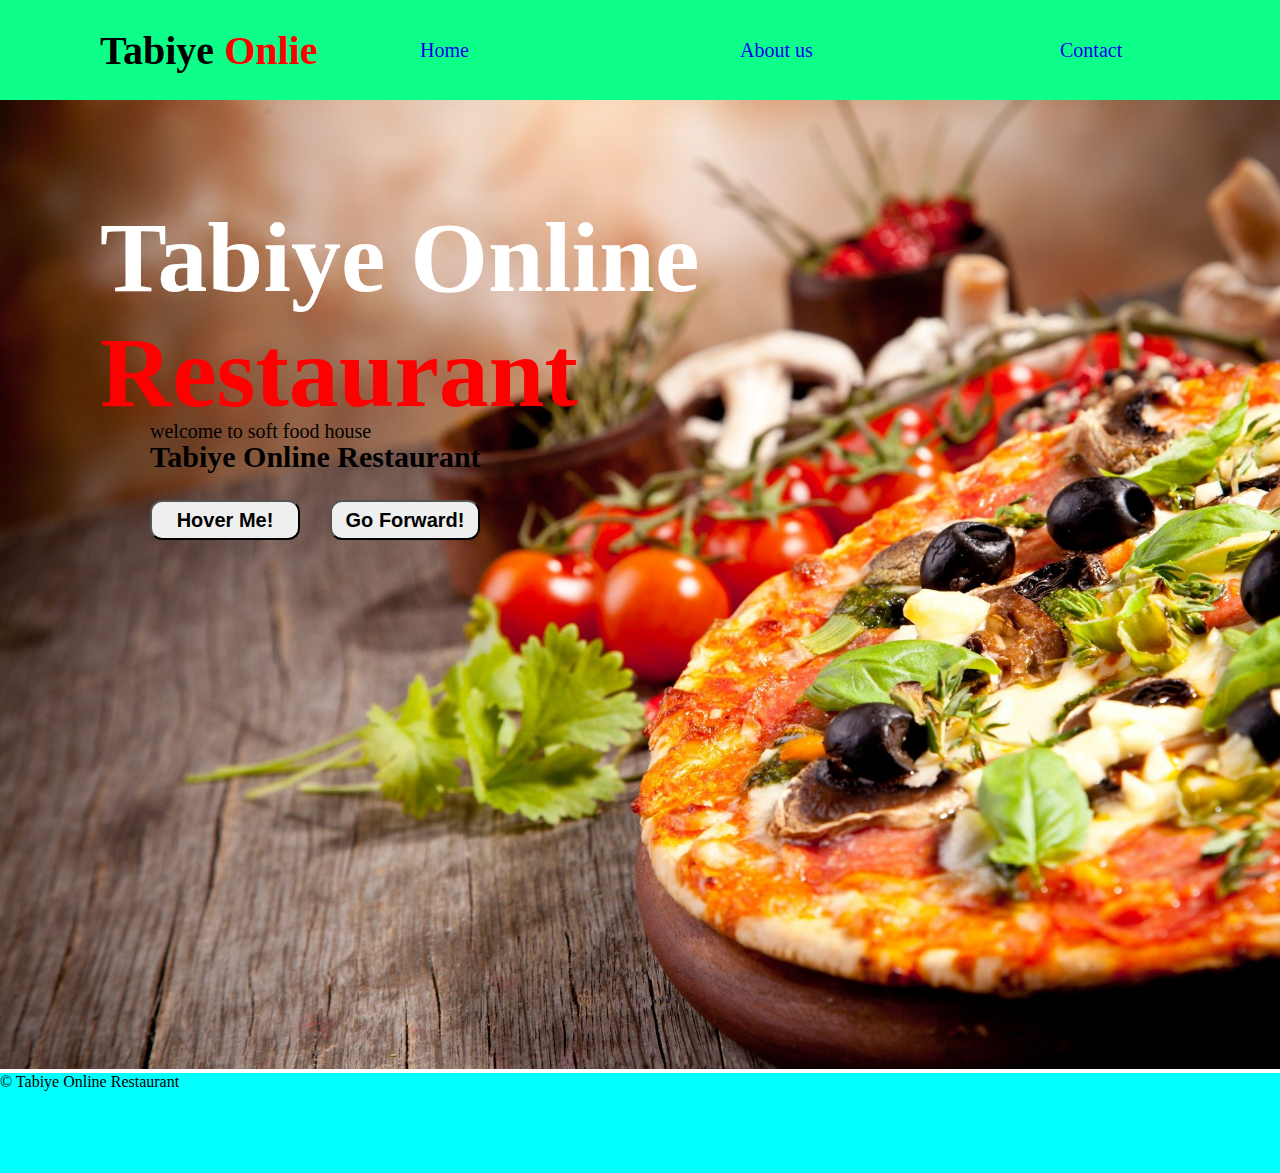
<file: index.html>
<!DOCTYPE html>
<html lang="en">
<head>
    <meta charset="UTF-8">
    <meta name="viewport" content="width=device-width, initial-scale=1.0">
    <title>my first project</title>
    <link rel="stylesheet" href="style.css">
</head>
<body>
    <div class="container">
        <div class="header">
            <h1>Tabiye <span>Onlie</span></h1>
            <a href="Home">Home</a>
            <a href="About us">About us</a>
            <a href="Contact">Contact</a>
            <a href="xuux.html">Touch</a>
        </div>
    </div>
    <div class="hero_section">
        <img src="background.1.jpg" alt="">
        <button class="btn1">Hover Me!</button>
        <button class="btn2">Go Forward!</button>
        <h2>Tabiye Online <br> <span> Restaurant</span></h2>
        <p>welcome to soft food house <br> <h3>Tabiye Online Restaurant </h3></p>
        </div>

        <footer>
            &copy Tabiye Online Restaurant
        </footer>
</body>
</html>
</file>
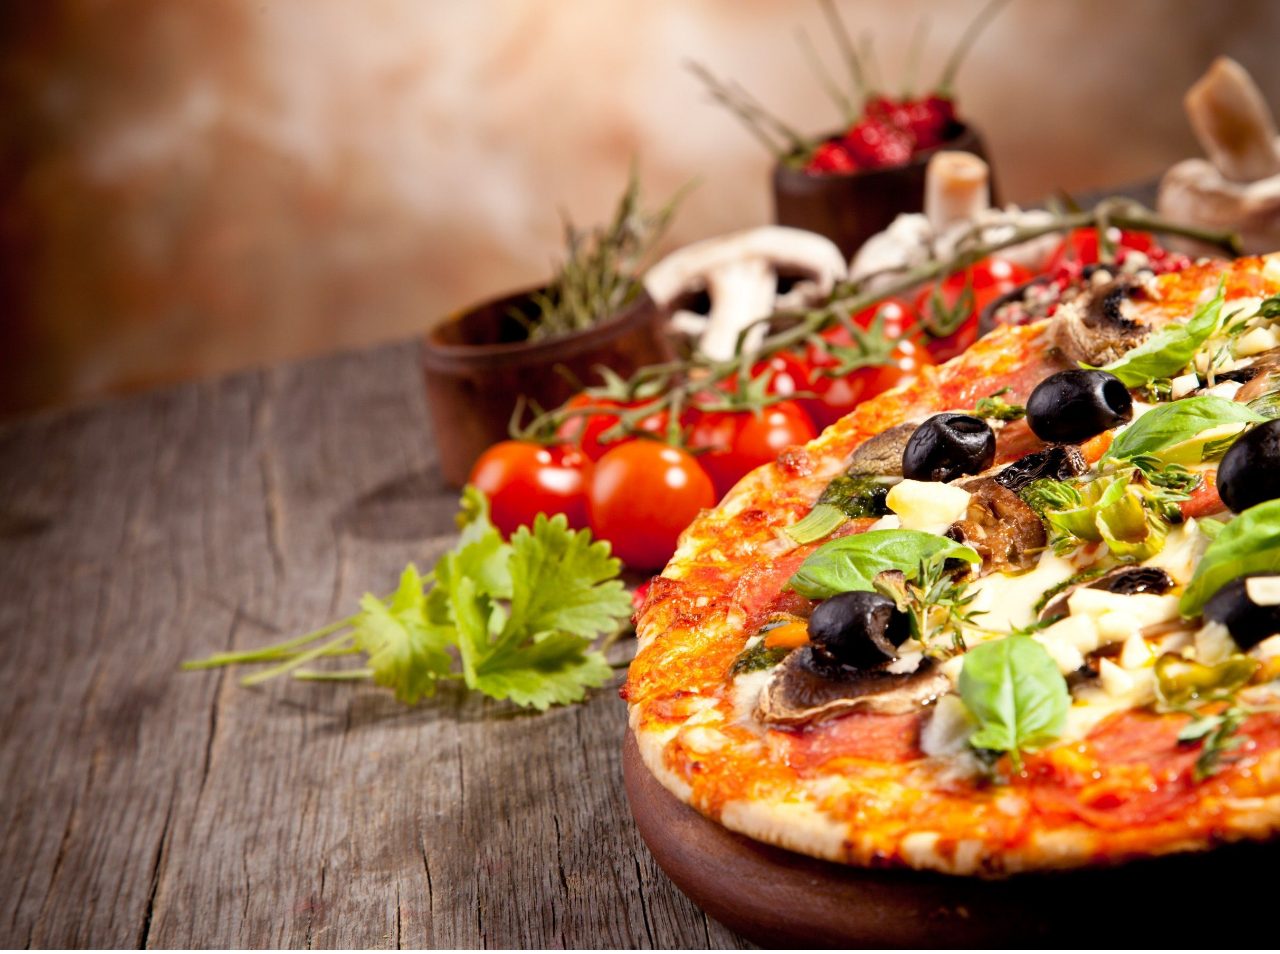
<file: xuux.html>
<!DOCTYPE html>
<html lang="en">
<head>
    <meta charset="UTF-8">
    <meta name="viewport" content="width=device-width, initial-scale=1.0">
    <title>Document</title>
    <link rel="stylesheet" href="style.css">
</head>
<body>
    <img src="background.1.jpg" alt="">
</body>
</html>
</file>
<file: style.css>
*{
    margin: 0;
    text-decoration: none;
    padding: 0;
    width: 1520px;
    position: relative;
}
.container .header{
    display: flex;
    justify-content: space-around;
    align-items: center;
    padding-left: 100px;
    background-color: rgb(13, 255, 138);
    height: 100px;
}
span{
    color: red;
}
span:hover{
    color: chartreuse;
}
.header a:hover{
    color: red;
    transition: .3s;
}
.header a{
    padding-left: 80px;
}
.header{
    font-size: 20px;
}
.hero_section img{
    width: 1550px;
    background-image: cover;
    background-position: center;
}
.hero_section h2{
    color: white;
    font-size: 100px;
    width: 100%;
    height: 100%;
    top: 100px;
    bottom: 0;
    left: 100px;
    position: absolute;
}
.hero_section h3{
    font-size: 30px;
    top: 340px;
    position: absolute;
    left: 150px;
}
.hero_section p{
    font-size: 20px;
    top: 320px;
    position: absolute;
    left: 150px;
}

html,body{
    overflow-x:hidden;
}
footer{
    background-color: aqua;
    width: 1520px;
    height: 100px;
}
.btn1{ color: rgb(0, 0, 0);
    font-size: 100px;
    top: 300px;
    bottom: 0;
    position: absolute;
}
.btn1{
    font-size: 20px;
    font-weight: bold;
    width: 150px;
    height: 40px;
    left: 150px;
    top: 400px;
}
.btn2{
    color: rgb(0, 0, 0);
    font-size: 100px;
    top: 300px;
    bottom: 0;
    position: absolute;
}
.btn2{
    font-size: 20px;
    font-weight: bold;
    width: 150px;
    height: 40px;
    left: 330px;
    top: 400px;
}
.btn1{
    cursor: pointer;
    z-index: 0;
    border-radius: 12px;
    transition: .5s;
}
.btn2{
    cursor: pointer;
    z-index: 0;
    border-radius: 12px;
    transition: .5s;
}
button::after{
    position: absolute;
    content: "";
    z-index: -1;
    width: 100%;
    height: 100%;
    border-radius: 10px;
    top: 0;
    left: 0;
}
button::before{
    content: "";
    background: linear-gradient(
        45deg,
        #ff0000, #ff7300, #fffb00, #48ff00,
        #00ffD5, #002bff, #ff00c8, #ff0000,
    );
  position: absolute;
    top: -2px;
    left: -2px;
    background-size: 600%;
    z-index: -1;
    width: calc(100% + 4px);
    height: calc(100% + 4px);
    opacity: 1;
    transition: opacity .3s ease-in-out;
    filter: blur(8px);
    
}
.btn1 :hover ::before{
    opacity: 1;
}
</file>
